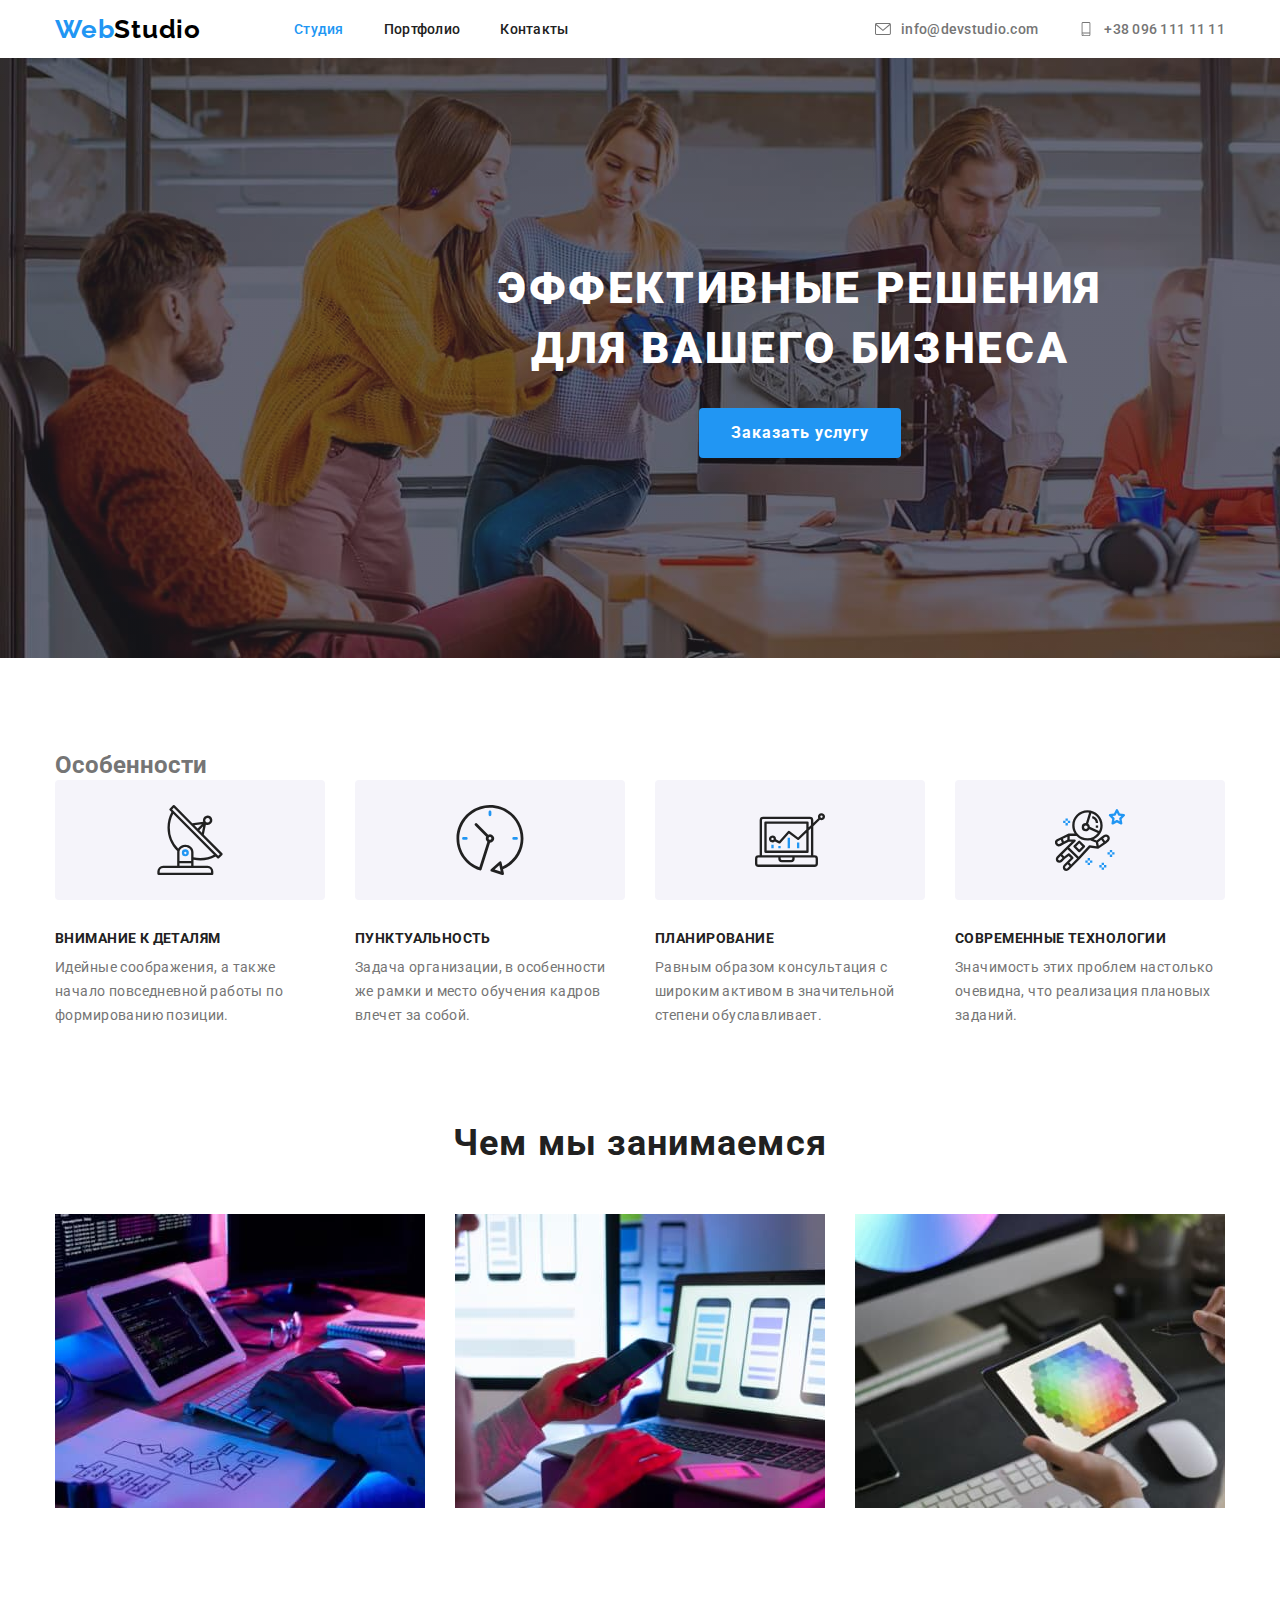
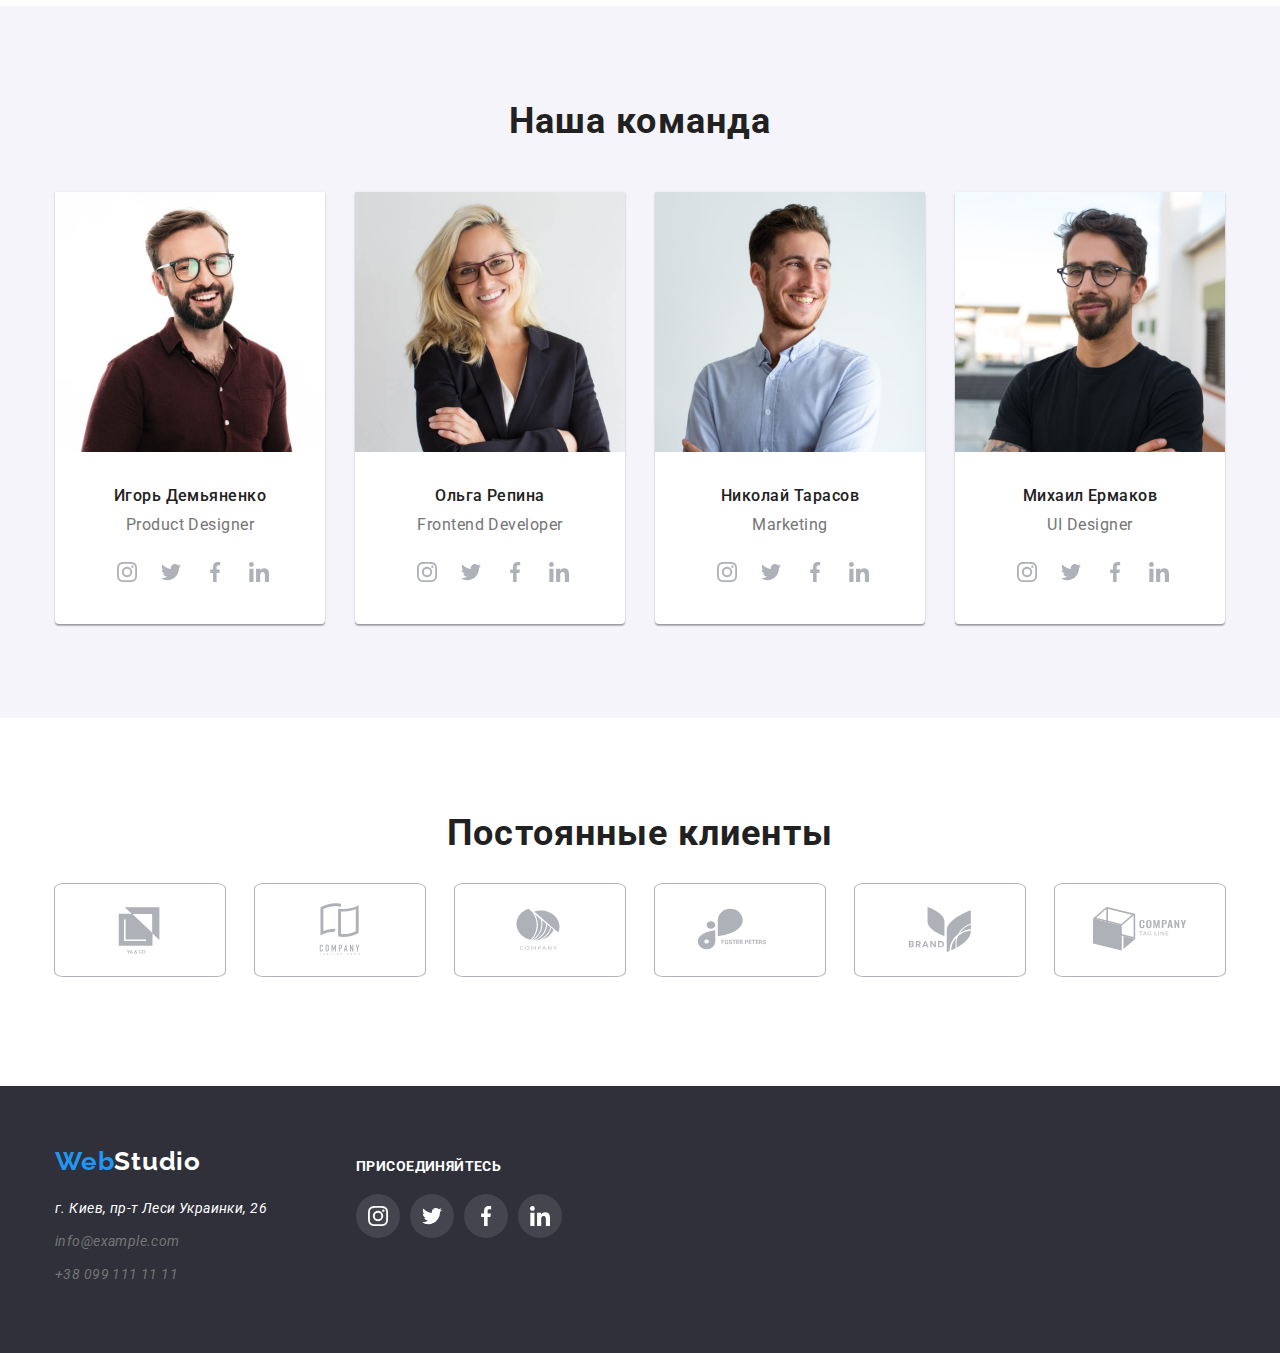
<file: index.html>
<!DOCTYPE html>
<html lang="ru">
<head>
    <meta charset="UTF-8">
    <meta http-equiv="X-UA-Compatible" content="IE=edge">
    <meta name="viewport" content="width=device-width, initial-scale=1.0">
    <title>WebStudio</title>
    <link rel="preconnect" href="https://fonts.googleapis.com">
    <link rel="preconnect" href="https://fonts.gstatic.com" crossorigin>
    <link href="https://fonts.googleapis.com/css2?family=Raleway&family=Roboto:wght@400;500;700;900&display=swap"
    rel="stylesheet">
    <link rel="stylesheet" href="https://cdnjs.cloudflare.com/ajax/libs/modern-normalize/1.1.0/modern-normalize.css">
    <link rel="stylesheet" href="./css/styles.css">
</head>
<body>
    <!-- Шапка сайта -->
    <header class="header">
        <div class="container main-nav">
            <nav class="navigat">
                <a class="logo link" href="./index.html" lang="en" aria-label="WebStudio"><span class="accent">Web</span>Studio</a>
                <ul class="sate-nav list">
                    <li class="sate-nav-item">
                        <a class="sate-nav-link link current" href="./index.html">Студия</a>
                    </li>
                    <li class="sate-nav-item">
                        <a class="sate-nav-link link" href="./portfolio.html">Портфолио</a>
                    </li>
                    <li class="sate-nav-item">
                        <a class="sate-nav-link link" href="">Контакты</a>
                    </li>
                </ul>
            </nav>
            <ul class="auth-nav list">
                <li class="auth-nav-item">
                    <a class="nav link" href="mailto:info@devstudio.com">
                        <svg class="auth-nav-svg">
                            <use href="./images/symbols.svg#icon-envelope"></use>
                        </svg> info@devstudio.com
                    </a>
            </li>
                <li class="auth-nav-item">
                    <a class="nav link" href="tel:+380961111111">
                        <svg class="auth-nav-svg">
                            <use href="./images/symbols.svg#icon-smartphone"></use>
                        </svg> +38 096 111 11 11
                    </a>
                </li>
            </ul>
        </div>
    </header>
    <main>
        <!-- Банер -->
        <section class="hero">
                <h1 class="hero-title">Эффективные решения <br> для вашего бизнеса</h1>
                <button class="button" type="button">Заказать услугу</button>
        </section>
        <!-- Особенности -->
        <section class="section">
            <div class="container">
                <h2 class="feature-title">Особенности</h2>
                <ul class="feature-list list">
                    <li class="feature-list-item icon-antena">
                        <div class="feature-list-box">
                            <svg class="feature-list-svg">
                                <use href="./images/symbol-feasture.svg#icon-antenna"></use>
                            </svg>
                        </div>
                        <h3 class="feature-list-title">Внимание к деталям</h3>
                        <p class="feature-list-text">Идейные соображения, а также начало повседневной работы по формированию
                            позиции.</p>
                    </li>
                    <li class="feature-list-item icon-clock">
                        <div class="feature-list-box">
                            <svg class="feature-list-svg">
                                <use href="./images/symbol-feasture.svg#icon-clock"></use>
                            </svg>
                        </div>
                        <h3 class="feature-list-title">Пунктуальность</h3>
                        <p class="feature-list-text">Задача организации, в особенности же рамки и место обучения кадров влечет
                            за собой.</p>
                    </li>
                    <li class="feature-list-item icon-diagram">
                        <div class="feature-list-box">
                            <svg class="feature-list-svg">
                                <use href="./images/symbol-feasture.svg#icon-diagram"></use>
                            </svg>
                        </div>
                        <h3 class="feature-list-title">Планирование</h3>
                        <p class="feature-list-text">Равным образом консультация с широким активом в значительной степени
                            обуславливает.</p>
                    </li>
                    <li class="feature-list-item icon-astronaut">
                        <div class="feature-list-box">
                            <svg class="feature-list-svg">
                                <use href="./images/symbol-feasture.svg#icon-astronaut"></use>
                            </svg>
                        </div>
                        <h3 class="feature-list-title">Современные технологии</h3>
                        <p class="feature-list-text">Значимость этих проблем настолько очевидна, что реализация плановых
                            заданий.</p>
                    </li>
                </ul>
            </div>
        </section>
        <!-- Чем мы занимаемся -->
        <section class="section no-padding">
            <div class="container">
                <h2 class="work-title">Чем мы занимаемся</h2>
                <ul class="work-list list">
                    <li class="work-list-item">
                        <img class="work-list-img" src="./images/work-box1.jpg" alt="работа за компьютером" width="370">
                    </li>
                    <li class="work-list-item">
                        <img class="work-list-img" src="./images/work-img2.jpg" alt="работа с компьютера и телефона" width="370">
                    </li>
                    <li class="work-list-item">
                        <img class="work-list-img" src="./images/work-box3.jpg" alt="работа за планшетом" width="370">
                    </li>
                </ul>
            </div>
        </section>
        <!-- Наша команда -->
        <section class="section team">
            <div class="container">
                <h2 class="team-title">Наша команда</h2>
                <ul class="team-list list">
                    <li class="team-list-item">
                        <img class="team-list-img" src="./images/team-img4.jpg" alt="фото сотрудника" width="270">
                        <div class="team-list-content">
                            <h3 class="team-list-title">Игорь Демьяненко</h3>
                            <p class="team-list-text" lang="en">Product Designer</p>
                            <ul class="social-list list">
                                <li class="social-list-item">
                                    <a class="social-list-link" href="">
                                        <svg class="social-list-svg">
                                            <use href="./images/symbols.svg#icon-instagram"></use>
                                        </svg>
                                    </a>
                                </li>
                                <li class="social-list-item">
                                    <a class="social-list-link" href="">
                                        <svg class="social-list-svg">
                                            <use href="./images/symbols.svg#icon-twitter"></use>
                                        </svg>
                                    </a>
                                </li>
                                <li class="social-list-item">
                                    <a class="social-list-link" href="">
                                        <svg class="social-list-svg">
                                            <use href="./images/symbols.svg#icon-facebook"></use>
                                        </svg>
                                    </a>
                                </li>
                                <li class="social-list-item">
                                    <a class="social-list-link" href="">
                                        <svg class="social-list-svg">
                                            <use href="./images/symbols.svg#icon-linkedin"></use>
                                        </svg>
                                    </a>
                                </li>
                            </ul>
                        </div>
                    </li>
                    <li class="team-list-item">
                        <img class="team-list-img" src="./images/team-img5.jpg" alt="фото сотрудника" width="270">
                        <div class="team-list-content">
                            <h3 class="team-list-title">Ольга Репина</h3>
                            <p class="team-list-text" lang="en">Frontend Developer</p>
                            <ul class="social-list list">
                                <li class="social-list-item">
                                    <a class="social-list-link" href="">
                                        <svg class="social-list-svg">
                                            <use href="./images/symbols.svg#icon-instagram"></use>
                                        </svg>
                                    </a>
                                </li>
                                <li class="social-list-item">
                                    <a class="social-list-link" href="">
                                        <svg class="social-list-svg">
                                            <use href="./images/symbols.svg#icon-twitter"></use>
                                        </svg>
                                    </a>
                                </li>
                                <li class="social-list-item">
                                    <a class="social-list-link" href="">
                                        <svg class="social-list-svg">
                                            <use href="./images/symbols.svg#icon-facebook"></use>
                                        </svg>
                                    </a>
                                </li>
                                <li class="social-list-item">
                                    <a class="social-list-link" href="">
                                        <svg class="social-list-svg">
                                            <use href="./images/symbols.svg#icon-linkedin"></use>
                                        </svg>
                                    </a>
                                </li>
                            </ul>
                        </div>
                    </li>
                    <li class="team-list-item">
                        <img class="team-list-img" src="./images/team-img6.jpg" alt="фото сотрудника" width="270">
                        <div class="team-list-content">
                            <h3 class="team-list-title">Николай Тарасов</h3>
                            <p class="team-list-text" lang="en">Marketing</p>
                            <ul class="social-list list">
                                <li class="social-list-item">
                                    <a class="social-list-link" href="">
                                        <svg class="social-list-svg">
                                            <use href="./images/symbols.svg#icon-instagram"></use>
                                        </svg>
                                    </a>
                                </li>
                                <li class="social-list-item">
                                    <a class="social-list-link" href="">
                                        <svg class="social-list-svg">
                                            <use href="./images/symbols.svg#icon-twitter"></use>
                                        </svg>
                                    </a>
                                </li>
                                <li class="social-list-item">
                                    <a class="social-list-link" href="">
                                        <svg class="social-list-svg">
                                            <use href="./images/symbols.svg#icon-facebook"></use>
                                        </svg>
                                    </a>
                                </li>
                                <li class="social-list-item">
                                    <a class="social-list-link" href="">
                                        <svg class="social-list-svg">
                                            <use href="./images/symbols.svg#icon-linkedin"></use>
                                        </svg>
                                    </a>
                                </li>
                            </ul>
                        </div>
                    </li>
                    <li class="team-list-item">
                        <img class="team-list-img" src="./images/team-img7.jpg" alt="фото сотрудника" width="270">
                        <div class="team-list-content">
                            <h3 class="team-list-title">Михаил Ермаков</h3>
                            <p class="team-list-text" lang="en">UI Designer</p>
                            <ul class="social-list list">
                                <li class="social-list-item">
                                    <a class="social-list-link" href="">
                                        <svg class="social-list-svg">
                                            <use href="./images/symbols.svg#icon-instagram"></use>
                                        </svg>
                                    </a>
                                </li>
                                <li class="social-list-item">
                                    <a class="social-list-link" href="">
                                        <svg class="social-list-svg">
                                            <use href="./images/symbols.svg#icon-twitter"></use>
                                        </svg>
                                    </a>
                                </li>
                                <li class="social-list-item">
                                    <a class="social-list-link" href="">
                                        <svg class="social-list-svg">
                                            <use href="./images/symbols.svg#icon-facebook"></use>
                                        </svg>
                                    </a>
                                </li>
                                <li class="social-list-item">
                                    <a class="social-list-link" href="">
                                        <svg class="social-list-svg">
                                            <use href="./images/symbols.svg#icon-linkedin"></use>
                                        </svg>
                                    </a>
                                </li>
                            </ul>
                        </div>
                    </li>
                </ul>
            </div>
        </section>
        <!-- Постоянные клиенты -->
        <section class="section customers">
            <div class="container">
                <h2 class="customers-title">Постоянные клиенты</h2>
                <ul class="customers-list list">
                    <li class="customers-list-item">
                        <a class="customers-list-link" href="">
                            <svg class="customers-list-svg">
                                <use href="./images/symbols.svg#icon-yaico"></use>
                            </svg>
                        </a>
                    </li>
                    <li class="customers-list-item">
                        <a class="customers-list-link" href="">
                            <svg class="customers-list-svg">
                                <use href="./images/symbols.svg#icon-tagline"></use>
                            </svg>
                        </a>
                    </li>
                    <li class="customers-list-item">
                        <a class="customers-list-link" href="">
                            <svg class="customers-list-svg">
                                <use href="./images/symbols.svg#icon-company"></use>
                            </svg>
                        </a>
                    </li>
                    <li class="customers-list-item">
                        <a class="customers-list-link" href="">
                            <svg class="customers-list-svg">
                                <use href="./images/symbols.svg#icon-foster"></use>
                            </svg>
                        </a>
                    </li>
                    <li class="customers-list-item">
                        <a class="customers-list-link" href="">
                            <svg class="customers-list-svg">
                                <use href="./images/symbols.svg#icon-brand"></use>
                            </svg>
                        </a>
                    </li>
                    <li class="customers-list-item">
                        <a class="customers-list-link" href="">
                            <svg class="customers-list-svg">
                                <use href="./images/symbols.svg#icon-tag-line"></use>
                            </svg>
                        </a>
                    </li>
                </ul>
            </div>
        </section>
    </main>
    <!-- Подвал -->
    <footer class="footer">
        <div class="container top-padding">
            <div>
                <a class="logo link" href="./index.html" lang="en" aria-label="WebStudio"><span class="accent">Web</span>Studio</a>
                <address class="address">
                    <ul class="address-list list">
                        <li class="address-list-item">
                            <a class="address-list-website link" href="https://goo.gl/maps/iNDJrXHMCm6MuwAw8">г. Киев, пр-т Леси
                                Украинки, 26</a>
                        </li>
                        <li class="address-list-item">
                            <a class="address-list-link link" href="mailto:info@example.com">info@example.com</a>
                        </li>
                        <li class="address-list-item">
                            <a class="address-list-link link" href="tel:+380991111111">+38 099 111 11 11</a>
                        </li>
                    </ul>
                </address>
            </div>
            <div class="social">
                <h2 class="footer-title">ПРИСОЕДИНЯЙТЕСЬ</h2>
                <ul class="social-list list">
                    <li class="social-item">
                        <a class="social-link" href="">
                            <svg class="social-svg">
                                <use href="./images/symbols.svg#icon-instagram"></use>
                            </svg>
                        </a>
                    </li>
                    <li class="social-item">
                        <a class="social-link" href="">
                            <svg class="social-svg">
                                <use href="./images/symbols.svg#icon-twitter"></use>
                            </svg>
                        </a>
                    </li>
                    <li class="social-item">
                        <a class="social-link" href="">
                            <svg class="social-svg">
                                <use href="./images/symbols.svg#icon-facebook"></use>
                            </svg>
                        </a>
                    </li>
                    <li class="social-item">
                        <a class="social-link" href="">
                            <svg class="social-svg">
                                <use href="./images/symbols.svg#icon-linkedin"></use>
                            </svg>
                        </a>
                    </li>
                </ul>
            </div>
        </div>
        
    </footer>
</body>
</html>
</file>
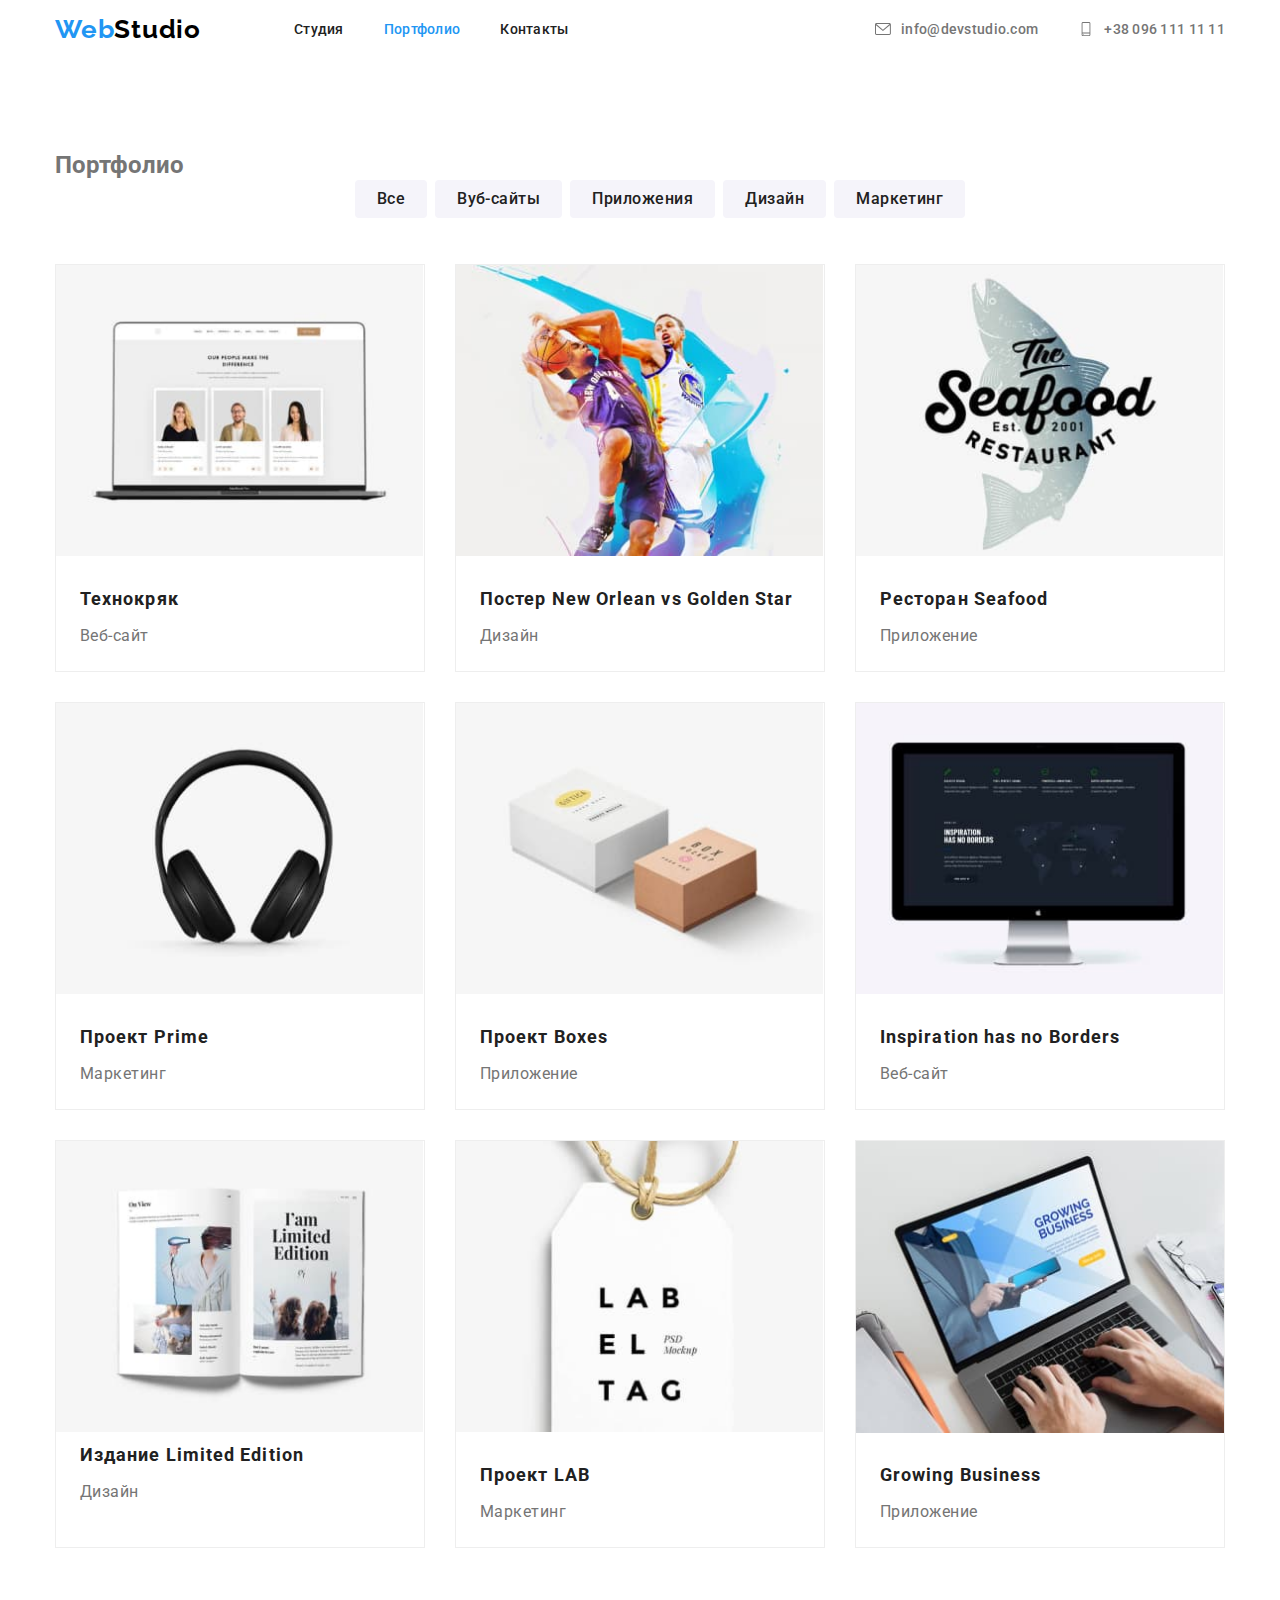
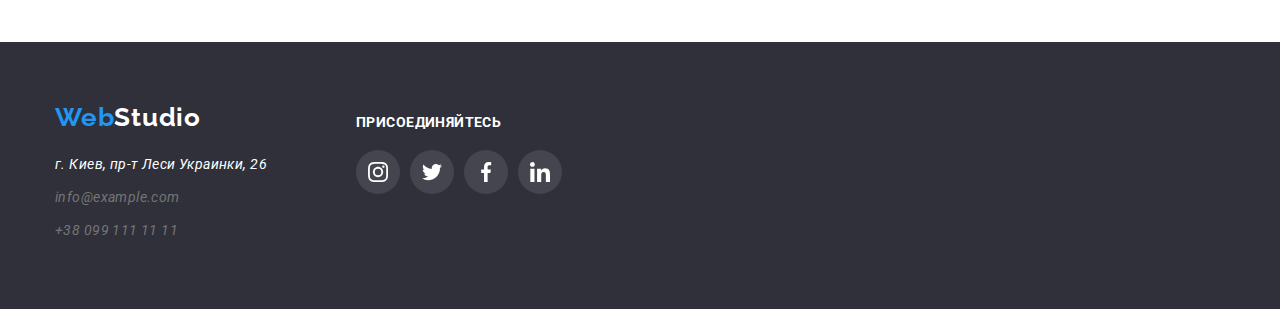
<file: portfolio.html>
<!DOCTYPE html>
<html lang="ru">
<head>
    <meta charset="UTF-8">
    <meta http-equiv="X-UA-Compatible" content="IE=edge">
    <meta name="viewport" content="width=device-width, initial-scale=1.0">
    <title>WebStudio</title>
    <link rel="preconnect" href="https://fonts.googleapis.com">
    <link rel="preconnect" href="https://fonts.gstatic.com" crossorigin>
    <link href="https://fonts.googleapis.com/css2?family=Raleway&family=Roboto:wght@400;500;700;900&display=swap"
    rel="stylesheet">
    <link rel="stylesheet" href="https://cdnjs.cloudflare.com/ajax/libs/modern-normalize/1.1.0/modern-normalize.css">
    <link rel="stylesheet" href="./css/styles.css">

</head>
<body>
    <!-- Шапка сайта -->
    <header class="header">
        <div class="container main-nav">
            <nav class="navigat">
                <a class="logo link" href="./index.html" lang="en" aria-label="WebStudio"><span class="accent">Web</span>Studio</a>
                <ul class="sate-nav list">
                    <li class="sate-nav-item">
                        <a class="sate-nav-link link" href="./index.html">Студия</a>
                    </li>
                    <li class="sate-nav-item">
                        <a class="sate-nav-link link current" href="./portfolio.html">Портфолио</a>
                    </li>
                    <li class="sate-nav-item">
                        <a class="sate-nav-link link" href="">Контакты</a>
                    </li>
                </ul>
            </nav>
            <ul class="auth-nav list">
                <li class="auth-nav-item">
                    <a class="nav link" href="mailto:info@devstudio.com">
                        <svg class="auth-nav-svg">
                            <use href="./images/symbols.svg#icon-envelope"></use>
                        </svg> info@devstudio.com
                    </a>
                </li>
                <li class="auth-nav-item">
                    <a class="nav link" href="tel:+380961111111">
                        <svg class="auth-nav-svg">
                            <use href="./images/symbols.svg#icon-smartphone"></use>
                        </svg> +38 096 111 11 11
                    </a>
                </li>
            </ul>
        </div>
    </header>
    <main>
        <!-- Портфолио -->
        <section class="section">
            <div class="container">
                <h2 class="portfolio-title">Портфолио</h2>
                <ul class="portfolio-filter list">
                    <li class="portfolio-filter-nav"><button class="portfolio-filter-button" type="button">Все</button></li>
                    <li class="portfolio-filter-nav"><button class="portfolio-filter-button" type="button">Вуб-сайты</button></li>
                    <li class="portfolio-filter-nav"><button class="portfolio-filter-button" type="button">Приложения</button></li>
                    <li class="portfolio-filter-nav"><button class="portfolio-filter-button" type="button">Дизайн</button></li>
                    <li class="portfolio-filter-nav"><button class="portfolio-filter-button" type="button">Маркетинг</button></li>
                </ul>
                <ul class="portfolio-list list">
                    <li class="portfolio-list-item">
                        <a class="portfolio-list-snare link" href="">
                            <img class="portfolio-list-img" src="./images/portfolio-img8.jpg" alt="ноутбук с откритим сайтом" width="367">
                            <h3 class="portfolio-list-title">Технокряк</h3>
                            <p class="portfolio-list-text">Веб-сайт</p>
                            <p></p>
                        </a>
                    </li>
                    <li class="portfolio-list-item">
                        <a class="portfolio-list-snare link" href="">
                            <img class="portfolio-list-img" src="./images/portfolio-img9.jpg" alt="игра двух баскепболистов" width="367">
                            <h3 class="portfolio-list-title">Постер <span lang="en">New Orlean vs Golden Star</span></h3>
                            <p class="portfolio-list-text">Дизайн</p>
                            <p></p>
                        </a>
                    </li>
                    <li class="portfolio-list-item">
                        <a class="portfolio-list-snare link" href="">
                            <img class="portfolio-list-img" src="./images/portfolio-img10.jpg" alt="емблема ресторана с зображенням рыби"
                                width="367">
                            <h3 class="portfolio-list-title">Ресторан <span lang="en">Seafood</span></h3>
                            <p class="portfolio-list-text">Приложение</p>
                            <p></p>
                        </a>
                    </li>
                    <li class="portfolio-list-item">
                        <a class="portfolio-list-snare link" href="">
                            <img class="portfolio-list-img" src="./images/portfolio-img11.jpg" alt="компьютерные наушники" width="367">
                            <h3 class="portfolio-list-title">Проект <span lang="en">Prime</span></h3>
                            <p class="portfolio-list-text">Маркетинг</p>
                            <p></p>
                        </a>
                    </li>
                    <li class="portfolio-list-item">
                        <a class="portfolio-list-snare link" href="">
                            <img class="portfolio-list-img" src="./images/portfolio-img12.jpg" alt="два картоних бокса" width="367">
                            <h3 class="portfolio-list-title">Проект <span lang="en">Boxes</span></h3>
                            <p class="portfolio-list-text">Приложение</p>
                            <p></p>
                        </a>
                    </li>
                    <li class="portfolio-list-item">
                        <a class="portfolio-list-snare link" href="">
                            <img class="portfolio-list-img" src="./images/portfolio-img13.jpg" alt="монитор компьютера с зображенням сайту"
                                width="367">
                            <h3 class="portfolio-list-title" lang="en">Inspiration has no Borders</h3>
                            <p class="portfolio-list-text">Веб-сайт</p>
                            <p></p>
                        </a>
                    </li>
                    <li class="portfolio-list-item">
                        <a class="portfolio-list-snare link" href="">
                            <img class="portfolio-list-igm" src="./images/portfolio-img14.jpg" alt="откритый журнал" width="367">
                            <h3 class="portfolio-list-title">Издание <span lang="en">Limited Edition</span></h3>
                            <p class="portfolio-list-text">Дизайн</p>
                            <p></p>
                        </a>
                    </li>
                    <li class="portfolio-list-item">
                        <a class="portfolio-list-snare link" href="">
                            <img class="portfolio-list-img" src="./images/portfolio-img15.jpg" alt="бирка" width="367">
                            <h3 class="portfolio-list-title">Проект <span lang="en">LAB</span></h3>
                            <p class="portfolio-list-text">Маркетинг</p>
                            <p></p>
                        </a>
                    </li>
                    <li class="portfolio-list-item">
                        <a class="portfolio-list-snare link" href="">
                            <img class="portfolio-list-img" src="./images/portfolio-img16.jpg" alt="робота за ноутбуком" width="368">
                            <h3 class="portfolio-list-title" lang="en">Growing Business</h3>
                            <p class="portfolio-list-text">Приложение</p>
                            <p></p>
                        </a>
                    </li>
                </ul>
            </div>
        </section>
    </main>
    <!-- Подвал -->
    <footer class="footer">
        <div class="container top-padding">
            <div>
                <a class="logo link" href="./index.html" lang="en" aria-label="WebStudio"><span
                        class="accent">Web</span>Studio</a>
                <address class="address">
                    <ul class="address-list list">
                        <li class="address-list-item">
                            <a class="address-list-website link" href="https://goo.gl/maps/iNDJrXHMCm6MuwAw8">г. Киев, пр-т
                                Леси
                                Украинки, 26</a>
                        </li>
                        <li class="address-list-item">
                            <a class="address-list-link link" href="mailto:info@example.com">info@example.com</a>
                        </li>
                        <li class="address-list-item">
                            <a class="address-list-link link" href="tel:+380991111111">+38 099 111 11 11</a>
                        </li>
                    </ul>
                </address>
            </div>
            <div class="social">
                <h2 class="footer-title">ПРИСОЕДИНЯЙТЕСЬ</h2>
                <ul class="social-list list">
                    <li class="social-item">
                        <a class="social-link" href="">
                            <svg class="social-svg">
                                <use href="./images/symbols.svg#icon-instagram"></use>
                            </svg>
                        </a>
                    </li>
                    <li class="social-item">
                        <a class="social-link" href="">
                            <svg class="social-svg">
                                <use href="./images/symbols.svg#icon-twitter"></use>
                            </svg>
                        </a>
                    </li>
                    <li class="social-item">
                        <a class="social-link" href="">
                            <svg class="social-svg">
                                <use href="./images/symbols.svg#icon-facebook"></use>
                            </svg>
                        </a>
                    </li>
                    <li class="social-item">
                        <a class="social-link" href="">
                            <svg class="social-svg">
                                <use href="./images/symbols.svg#icon-linkedin"></use>
                            </svg>
                        </a>
                    </li>
                </ul>
            </div>
        </div>
    </footer>
</body>
</html>
</file>
<file: css/styles.css>
/* цвет заголовков текста #212121 */
/* цвет текста #757575 */
/* цвет белий #FFFFFF */
/* акцент #2196F3 */
/* цвет адреса rgba(255, 255, 255, 0.6) */

/* вторичный цвет фона #F5F4FA */
/* подвал цвет фона  #F5F4FA */

:root {
    --main-font: "Roboto", sans-serif;
    --primary-text-color: #757575;
    --title-text-color: #212121;
    --accent-color: #2196F3;
    --main-background-color: #FFFFFF;
    --secondary-background-color: #F5F4FA;
}

body {
    font-family: var(--main-font);
    font-style: normal;
    background-color: var(--main-background-color);
    color: var(--primary-text-color);
}

.container {
    width: 1200px;
    padding: 0px 15px;
    margin-left: auto;
    margin-right: auto;
    /* outline: 2px solid tomato; */
}

.section {
    padding-bottom: 94px;
    padding-top: 94px;
}
.list {
    list-style: none;
}

.link {
    text-decoration: none;
    color: inherit;
}

.logo {
    font-family: 'Raleway';
    font-style: normal;
    font-weight: 700;
    font-size: 26px;
    line-height: 1.192;
    letter-spacing: 0.03em;
    color: #000000;
}

.accent {
    color: var(--accent-color);
}

.auth-nav {
    font-style: normal;
} 



/* header */
.main-nav {
    display: flex;
    align-items: center;
}

.navigat {
    display: flex;
    align-items: center;
}

.sate-nav,
.auth-nav {
    display: flex;
    padding: 0;
    margin: 0;
}

.sate-nav {
    margin-left: 93px;
}

.auth-nav {
    margin-left: auto;
}

.sate-nav .sate-nav-item + .sate-nav-item {
    margin-left: 40px;
}

.sate-nav-link {
    display: block;
    padding-top: 21px;
    padding-bottom: 21px;
    font-weight: 500;
    font-size: 14px;
    line-height: 1.143;
    letter-spacing: 0.02em;
    color: var(--title-text-color);
}

.sate-nav-link:hover,
.sate-nav-link:focus,  
.nav:hover,
.nav:focus {
    color: var(--accent-color);
}
.current {
    color: var(--accent-color);
}

.auth-nav .auth-nav-item + .auth-nav-item {
    margin-left: 40px;
}

.nav {
    display: flex;
    align-items: center;
    /* display: inline-block;  */
    padding-top: 21px;
    padding-bottom: 21px;
    font-weight: 500;
    font-size: 14px;
    line-height: 1.143;
    letter-spacing: 0.02em;
    color: var(--primary-text-color);
    align-items: center;
    
}


.auth-nav-svg {
    margin-right: 10px;
    width: 16px;
    height: 14px;
    fill: #757575;
}

.nav:hover .auth-nav-svg,
.nav:focus .auth-nav-svg {
    fill: var(--accent-color);
}

/* Hero */
.hero {
    text-align: center;
    background-color: #2F303A;
    width: 1600px;
    height: 600px;
    margin: auto;
    top: 80px;
    background-image: linear-gradient( 
        to right, rgba(47, 48, 58, 0.4), 
        rgba(47, 48, 58, 0.4)), 
        url(../images/hero-Img..jpg);
    background-position: center;

}

.hero-title {
    padding-top: 200px;
    margin-top: 0;
    margin-bottom: 30px;
    font-weight: 900;
    font-size: 44px;
    line-height: 1.364; 
    /* text-align: center; */       
    letter-spacing: 0.06em;
    text-transform: uppercase;
    color: #FFFFFF;
}

.button {
    border-radius: 4px;
    padding: 10px 32px;
    min-width: 200px;
    box-shadow: 0px 4px 4px rgba(0, 0, 0, 0.15);
    border: #2196F3;
    
    font-family: 'Roboto';
    font-style: normal;
    font-weight: 700;
    font-size: 16px;
    line-height: 1.875;
    display: inline-block;
    align-items: center;
    text-align: center;
    letter-spacing: 0.06em;
    color: #FFFFFF;
    background-color: #2196F3;
    cursor: pointer;
}

/* Feature */
.feature-title {
    margin: 0;  
}

.feature-list,
.feature-list-title,
.feature-list-text {
    margin: 0;
    padding: 0;
    display: flex;
}

.feature-list .feature-list-item + .feature-list-item {
    margin-left: 30px;
}

.feature-list-item {
    width: 270px;
}

.feature-list-box {
    display: flex;
    align-items: center;
    justify-content: center; 
    margin: 0;
    margin-bottom: 30px;
    padding: 0;
    width: 270px;
    height: 120px;
    background-color: #F5F4FA;
    border-radius: 4px;
}

.feature-list-svg {
    width: 70px;
    height: 70px;
}

/* .feature-list-item::before{
    display: block;
    content: "";
    width: 270px;
    height: 120px;
    margin-bottom: 30px;
    background: #F5F4FA;
    border-radius: 4px;
    background-image: url();
    background-repeat: no-repeat;
    background-position: center;
}

.icon-antena::before{
    background-image: url(../images/antenna\ 1\ \(1\).svg);
}

.icon-clock::before{
    background-image: url(../images/clock\ 1\ \(1\).svg);
}

.icon-diagram::before{
    background-image: url(../images/diagram\ 1\ \(1\).svg);
}

.icon-astronaut::before{
    background-image: url(../images/astronaut\ 1\ \(1\).svg);
} */

.feature-list-title {
    margin-bottom: 10px;
    font-weight: 700;
    font-size: 14px;
    line-height: 1.143;
    letter-spacing: 0.03em;
    text-transform: uppercase;
    color: var(--title-text-color);
}

.feature-list-text {
    font-weight: 400;
    font-size: 14px;
    line-height: 1.714;
    letter-spacing: 0.03em;
}

/* Work */ 
.section.no-padding {
    padding-top: 0;
}

.work-title {
    margin-top: 0;
    margin-bottom: 50px;
}

.work-list {
    margin: 0;
    padding: 0;
    display: flex;
}

.work-list .work-list-item + .work-list-item {
    margin-left: 30px;
}

.work-title,
.team-title,
.customers-title {
    font-weight: 700;
    font-size: 36px;
    line-height: 1.167;
    text-align: center;
    letter-spacing: 0.03em;
    color: var(--title-text-color);
}

/* Team */
.team {
    background-color: var(--secondary-background-color);
}

.team-title {
    margin-top: 0;
    margin-bottom: 50px;
}

.team-list {
    margin: 0;
    padding: 0;
}

.team-list {
    display: flex;
}

.team-list .team-list-item + .team-list-item {
    margin-left: 30px;
}

.team-list-content {
    padding: 30px 50px;
}

.team-list-item {
    width: 270px;
    background: #FFFFFF;
    box-shadow: 0px 1px 3px rgba(0, 0, 0, 0.12), 0px 1px 1px rgba(0, 0, 0, 0.14), 0px 2px 1px rgba(0, 0, 0, 0.2);
    border-radius: 0px 0px 4px 4px;
}

.team-list-title {
    margin: 0;
    margin-bottom: 10px;
    font-weight: 500;
    font-size: 16px;
    line-height: 1.188;
    text-align: center;
    letter-spacing: 0.03em;
    color: var(--title-text-color);
}

.team-list-text {
    margin-top: 0;
    margin-bottom: 16px;
    font-weight: 400;
    font-size: 16px;
    line-height: 1.188;
    text-align: center;
    letter-spacing: 0.03em;
}

.social-list {
    padding: 0;
    display: flex;
    justify-content: space-between;
}

.social-list-link {
    display: flex;
    align-items: center;
    justify-content: center;
    width: 44px;
    height: 44px;
    border-radius: 50%;
}

.social-list-link:hover,
.social-list-link:focus {
    background-color: var(--accent-color);
}

.social-list-link:hover .social-list-svg,
.social-list-link:focus .social-list-svg {
    fill: var(--main-background-color);

}

.social-list-svg {
    width: 20px;
    height: 20px;
    fill: #afb1b8;
}

/* Regular customers */
.customers-title {
    margin-top: 0;
}

.customers-list {
    padding: 0;
    display: flex;
    justify-content: space-between;
}

.customers-list-link {
    display: flex;
    align-items: center;
    justify-content: center;
    width: 170px;
    height: 92px;
    border-radius: 5%;
    outline: 1px solid #AFB1B8;
}

.customers-list-link:hover,
.customers-list-link:focus {
    outline: 1px solid #2196F3;
}

.customers-list-link:hover .customers-list-svg,
.customers-list-link:focus .customers-list-svg {
    fill: var(--accent-color);
}

.customers-list-svg {
    width: 106px;
    height: 60px;
    fill: #afb1b8;
}

/* Address */
.footer {
    background-color: #2F303A;
}

.container.top-padding {
    padding-top: 60px;
    padding-bottom: 75px;
    display: flex;
}

.address {
    width: 231px;
    height: 81px;
}

.address-list-website:hover,
.address-list-link:hover,
.address-list-website:focus,
.address-list-link:focus {
    color: var(--accent-color);
}

.address-list { 
    margin: 0;
    padding: 0;
}

.address-list .address-list-item + .address-list-item {
    margin-top: 9px;
}

.address-list-website {
    font-weight: 400;
    font-size: 14px;
    line-height: 1.714;
    letter-spacing: 0.03em;
    color: #FFFFFF;
}

.address-list-link {
    font-weight: 400;
    font-size: 14px;
    line-height: 1.714;
    letter-spacing: 0.03em;
    color: var(--primary-text-color);
}

.footer .logo {
    color: #FFFFFF;
    margin-bottom: 20PX;
    display: inline-block;
}

.footer-title {
    margin-bottom: 20px;
    margin-top: 0;
    font-family: 'Roboto';
    font-style: normal;
    font-weight: 700;
    font-size: 14px;
    line-height: 16px;
    letter-spacing: 0.03em;
    text-transform: uppercase;
    color: #FFFFFF;
}

.social{
    margin-top: 12px;
    margin-left: 70px;
    display: block;
    width: 206px;
    height: 80px;

}   

.social-list {
    padding: 0;
    display: flex;
    justify-content: space-between;
}

.social-link {
    display: flex;
    align-items: center;
    justify-content: center;
    width: 44px;
    height: 44px;
    border-radius: 50%;
    background: rgba(255, 255, 255, 0.1);
}

.social-link:hover,
.social-link:focus {
    background-color: var(--accent-color);
}

.social-svg {
    width: 20px;
    height: 20px;
    fill: #ffffff;
}

/* portfolio */
.portfolio-title {
    margin: 0;
}

.portfolio-filter {
    display: flex;
    justify-content: center;
    margin-bottom: 46px;
    margin-top: 0;
}

.portfolio-filter .portfolio-filter-nav + .portfolio-filter-nav {
    margin-left: 8px;
}

.portfolio-filter-button {
    border-radius: 4px;
    padding: 6px 22px;
    border: var(--secondary-background-color);
    font-family: 'Roboto';
    font-style: normal;
    font-weight: 500;
    font-size: 16px;
    line-height: 1.625;
    text-align: center;
    letter-spacing: 0.03em;
    color: var(--title-text-color);
    background-color: var(--secondary-background-color);
    cursor: pointer;
}

.portfolio-filter-button:hover,
.portfolio-filter-button:focus {
    background-color: var(--accent-color);
    color: #FFFFFF;
    box-shadow: 0px 3px 1px rgba(0, 0, 0, 0.1), 0px 1px 2px rgba(0, 0, 0, 0.08), 0px 2px 2px rgba(0, 0, 0, 0.12);
}

.portfolio-list {
    /* font-size: 0; */
    display: flex;
    flex-wrap: wrap;
    padding: 0;
    margin: 0;
}

.portfolio-list-item {
    /* display: inline-block; */
    background: #FFFFFF;
    border: 1px solid #EEEEEE;
    width: 370px;  
    cursor: pointer;
}

.portfolio-list-item:not(:nth-child(3n)) {
    margin-right: 30px;
}

.portfolio-list-item:not(:nth-last-child(-n+3)) {
    margin-bottom: 30px;
}

.portfolio-list-item:hover,
.portfolio-list-item:focus {
    box-shadow: 0px 1px 1px rgba(0, 0, 0, 0.12), 0px 4px 4px rgba(0, 0, 0, 0.06), 1px 4px 6px rgba(0, 0, 0, 0.16);
}

.portfolio-list-img {
    margin-bottom: 20px;
}

.portfolio-list-title {
    margin-top: 0;
    margin-bottom: 4px;
    margin-left: 24px;
    font-weight: 700;
    font-size: 18px;
    line-height: 2;
    letter-spacing: 0.06em;
    color: var(--title-text-color);
}

.portfolio-list-text {
    margin-top: 0;
    margin-bottom: 20px;
    margin-left: 24px;
    font-weight: 400;
    font-size: 16px;
    line-height: 1.875;
    letter-spacing: 0.03em;
    color: var(--primary-text-color);
}
</file>
